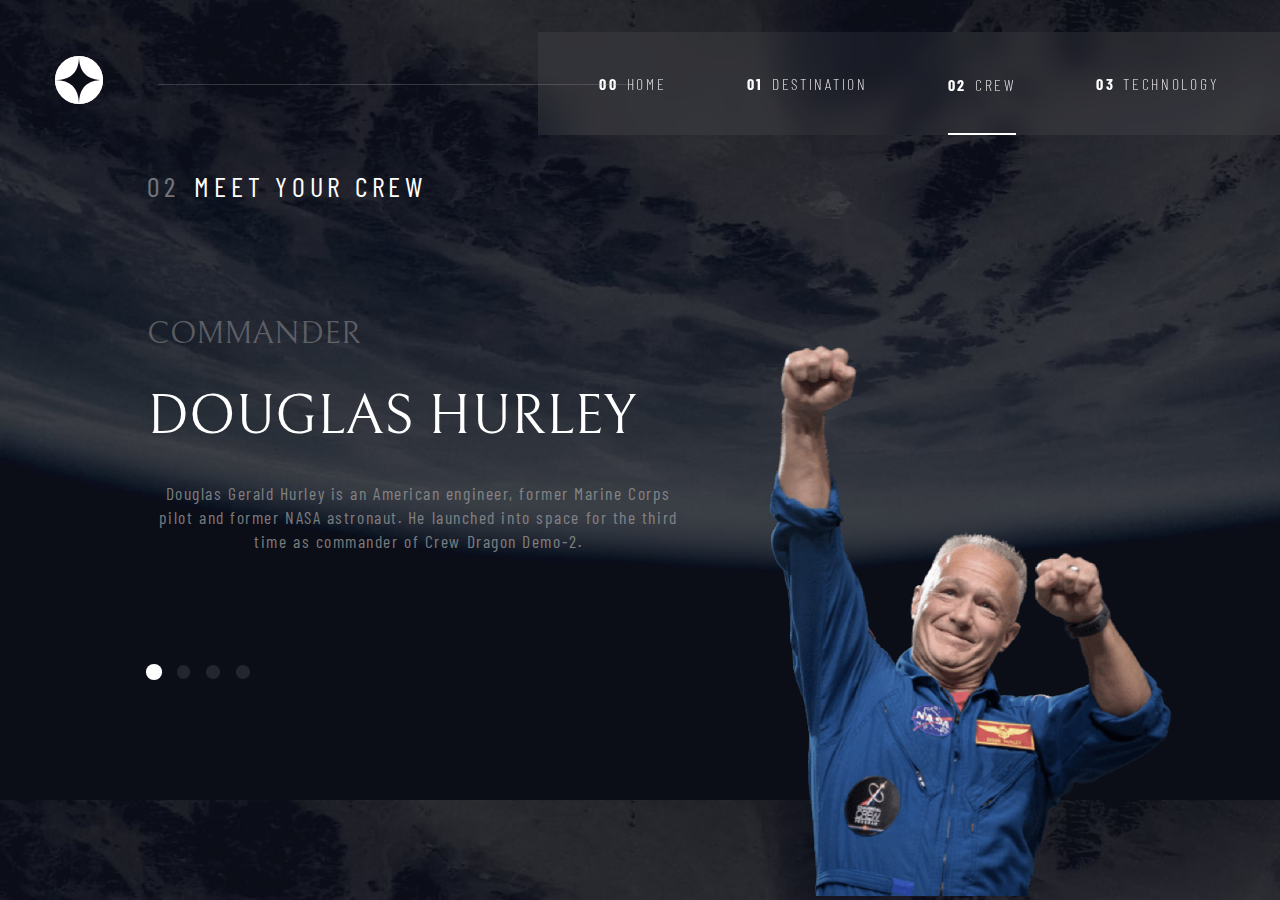
<file: Crew Files/crew-commander.html>
<!DOCTYPE html>
<html lang="en">
<head>
  <meta charset="UTF-8">
  <meta name="viewport" content="width=device-width, initial-scale=1.0">
  <link rel="stylesheet" href="../Shared Files/utilities.css">
  <link rel="stylesheet" href="./localUtilities.css">
  <link rel="icon" type="image/png" sizes="32x32" href="./assets/favicon-32x32.png">
  
  <title>Frontend Mentor | Space tourism website</title>
</head>
<body class="crewBg">
  <header>
    <nav class="flex">
      <div class="logoWrapper">
        <svg xmlns="http://www.w3.org/2000/svg" width="48" height="48">
          <g fill="none" fill-rule="evenodd">
            <circle cx="24" cy="24" r="24" fill="#FFF" />
            <path
              fill="#0B0D17"
              d="M24 0c0 16-8 24-24 24 15.718.114 23.718 8.114 24 24 0-16 8-24 24-24-16 0-24-8-24-24z"
            />
          </g>
        </svg>
      </div>
      <div class="hamMenuWrapper hidden">
        <svg class="HamMenu" xmlns="http://www.w3.org/2000/svg" width="24" height="21"><g fill="#D0D6F9" fill-rule="evenodd"><path d="M0 0h24v3H0zM0 9h24v3H0zM0 18h24v3H0z"/></g></svg>
      </div>
      <div class="headerLine"></div>
      <ul class="flex navItems ">
        <li class="hamburger-close-wrapper hidden">
          <svg class="MenuClose" xmlns="http://www.w3.org/2000/svg" width="20" height="21"><g fill="#D0D6F9" fill-rule="evenodd"><path d="M2.575.954l16.97 16.97-2.12 2.122L.455 3.076z"/><path d="M.454 17.925L17.424.955l2.122 2.12-16.97 16.97z"/></g></svg>
        </li>
        <li class="flex hover">
          <p>00</p>
          <a href="./index.html">Home</a>
        </li>
        <li class="flex hover">
          <p>01</p>
          <a href="../Destination Files/destination-moon.html">Destination</a>
        </li>
        <li class="flex active">
          <p>02</p>
          <a href="../Crew Files/crew-commander.html">Crew</a>
        </li>
        <li class="flex hover">
          <p>03</p>
          <a href="../Tech Files/technology-vehicle.html">Technology</a>
        </li>
      </ul>
    </nav>
  </header>
  <main class="flex"> 
    <section class="TextSliderWrapper flex">
      <div class="childWrapper flex">
        <div class="MeetYourCrewWrapper">
          <h5><span>02</span> Meet your crew</h5>
        </div>
        <div class="mainText flex">
          <h4>Commander</h4>
          <h3>Douglas Hurley</h3>
          <p class="BodyText">Douglas Gerald Hurley is an American engineer, former Marine Corps pilot 
            and former NASA astronaut. He launched into space for the third time as 
            commander of Crew Dragon Demo-2.</p>
        </div>
        <div class="flex SliderWrapper">
          <a class="current" href="./crew-commander.html"></a>
          <a class="aHover" href="./crew-specialist.html"></a>
          <a class="aHover" href="./crew-pilot.html"></a>
          <a class="aHover" href="./crew-engineer.html"></a>
        </div>
      </div>

    </section>
    <section class="imgWrapper">
      <img src="../assets/crew/image-douglas-hurley.png" alt="">
    </section>
  </main>

</body>
<script src="../Shared Files//menu.js"></script>
</html>








<!-- 02 Meet your crew

Commander
Douglas Hurley

Douglas Gerald Hurley is an American engineer, former Marine Corps pilot 
and former NASA astronaut. He launched into space for the third time as 
commander of Crew Dragon Demo-2. -->
</file>
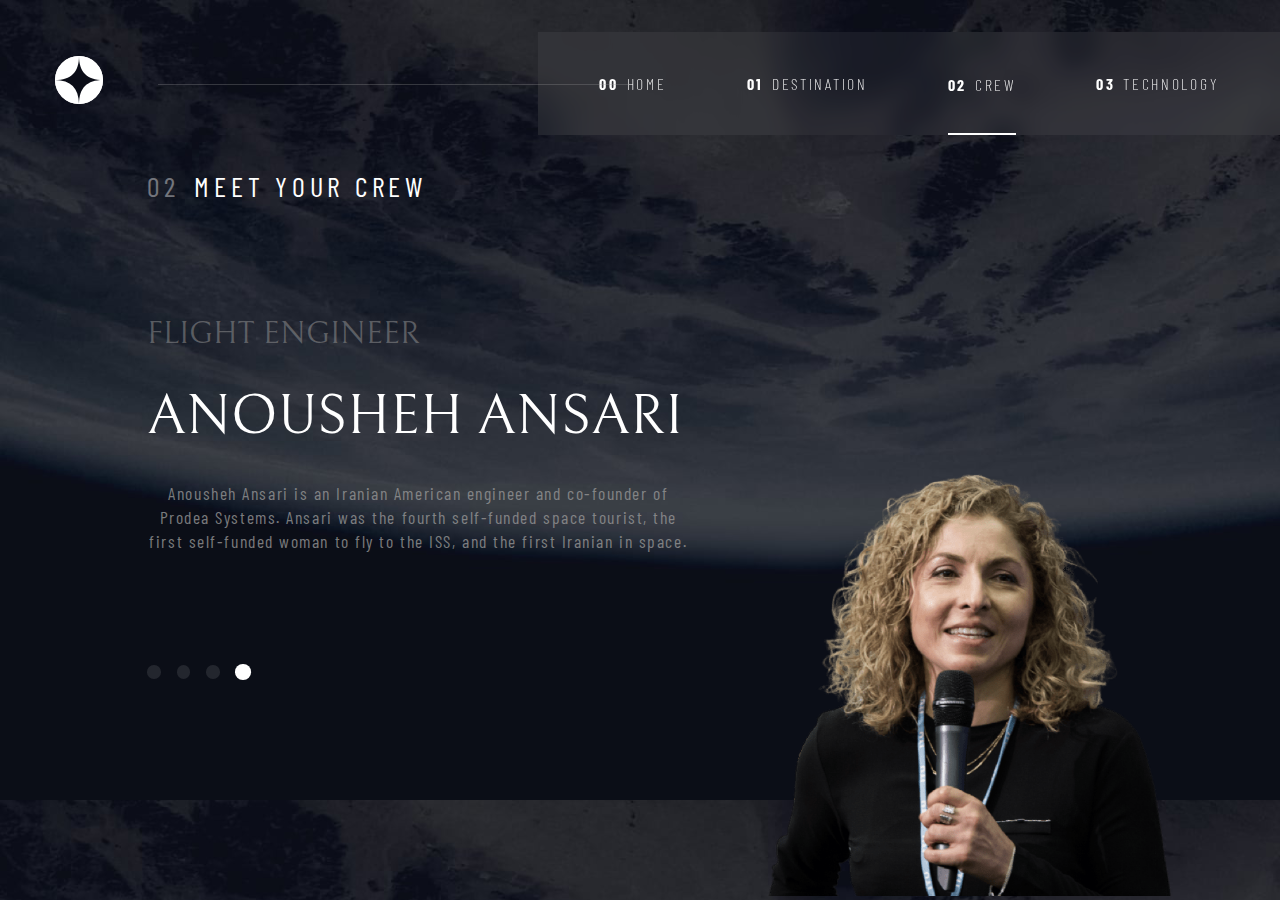
<file: Crew Files/crew-engineer.html>
<!DOCTYPE html>
<html lang="en">
<head>
  <meta charset="UTF-8">
  <meta name="viewport" content="width=device-width, initial-scale=1.0">
  <link rel="stylesheet" href="../Shared Files/utilities.css">
  <link rel="stylesheet" href="./localUtilities.css">
  <link rel="icon" type="image/png" sizes="32x32" href="./assets/favicon-32x32.png">
  
  <title>Frontend Mentor | Space tourism website</title>
</head>
<body class="crewBg">
  <header>
    <nav class="flex">
      <div class="logoWrapper">
        <svg xmlns="http://www.w3.org/2000/svg" width="48" height="48">
          <g fill="none" fill-rule="evenodd">
            <circle cx="24" cy="24" r="24" fill="#FFF" />
            <path
              fill="#0B0D17"
              d="M24 0c0 16-8 24-24 24 15.718.114 23.718 8.114 24 24 0-16 8-24 24-24-16 0-24-8-24-24z"
            />
          </g>
        </svg>
      </div>
      <div class="hamMenuWrapper hidden">
        <svg class="HamMenu" xmlns="http://www.w3.org/2000/svg" width="24" height="21"><g fill="#D0D6F9" fill-rule="evenodd"><path d="M0 0h24v3H0zM0 9h24v3H0zM0 18h24v3H0z"/></g></svg>
      </div>
      <div class="headerLine"></div>
      <ul class="flex navItems ">
        <li class="hamburger-close-wrapper hidden">
          <svg class="MenuClose" xmlns="http://www.w3.org/2000/svg" width="20" height="21"><g fill="#D0D6F9" fill-rule="evenodd"><path d="M2.575.954l16.97 16.97-2.12 2.122L.455 3.076z"/><path d="M.454 17.925L17.424.955l2.122 2.12-16.97 16.97z"/></g></svg>
        </li>
        <li class="flex hover">
          <p>00</p>
          <a href="./index.html">Home</a>
        </li>
        <li class="flex hover">
          <p>01</p>
          <a href="../Destination Files/destination-moon.html">Destination</a>
        </li>
        <li class="flex active">
          <p>02</p>
          <a href="../Crew Files/crew-commander.html">Crew</a>
        </li>
        <li class="flex hover">
          <p>03</p>
          <a href="../Tech Files/technology-vehicle.html">Technology</a>
        </li>
      </ul>
    </nav>
  </header>
  <main class="flex">
    <section class="TextSliderWrapper flex">
      <div class="childWrapper flex">
        <div class="MeetYourCrewWrapper">
          <h5><span>02</span> Meet your crew</h5>
        </div>
        <div class="mainText flex">
          <h4>Flight Engineer</h4>
          <h3>Anousheh Ansari</h3>
          <p class="BodyText">
          Anousheh Ansari is an Iranian American engineer and co-founder of Prodea Systems. 
          Ansari was the fourth self-funded space tourist, the first self-funded woman to 
          fly to the ISS, and the first Iranian in space. </p>
        </div>
        <div class="flex SliderWrapper">
          <a class="aHover" href="./crew-commander.html"></a>
          <a class="aHover" href="./crew-specialist.html"></a>
          <a class="aHover" href="./crew-pilot.html"></a>
          <a class="current" href="./crew-engineer.html"></a>
        </div>
      </div>

    </section>
    <section class="imgWrapper">
      <img src="../assets/crew/image-anousheh-ansari.png" alt="">
    </section>
  </main>

</body>
<script src="../Shared Files/menu.js"></script>
</html>
</file>
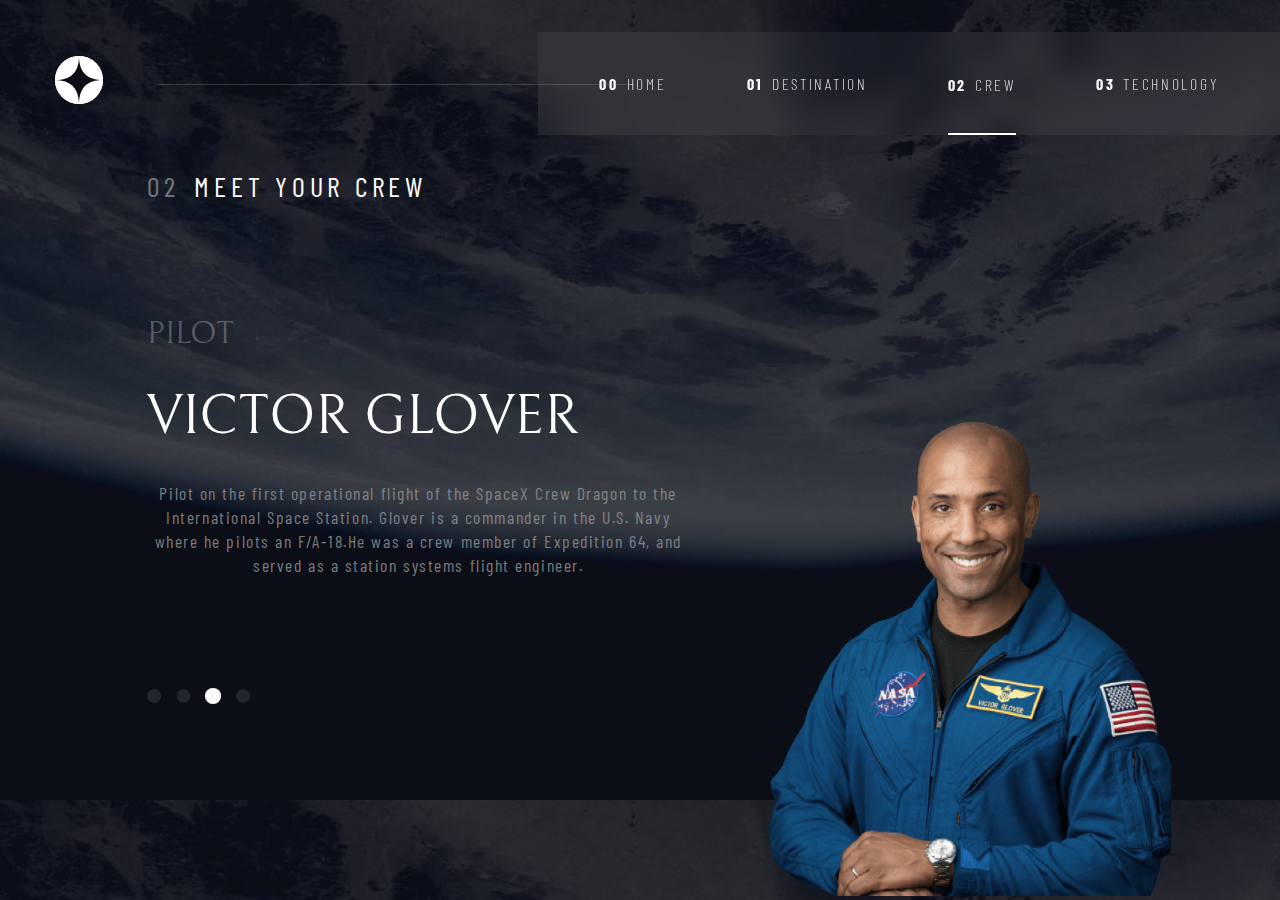
<file: Crew Files/crew-pilot.html>
<!DOCTYPE html>
<html lang="en">
<head>
  <meta charset="UTF-8">
  <meta name="viewport" content="width=device-width, initial-scale=1.0">
  <link rel="stylesheet" href="../Shared Files/utilities.css">
  <link rel="stylesheet" href="./localUtilities.css">
  <link rel="icon" type="image/png" sizes="32x32" href="./assets/favicon-32x32.png">
  
  <title>Frontend Mentor | Space tourism website</title>
</head>
<body class="crewBg">
  <header>
    <nav class="flex">
      <div class="logoWrapper">
        <svg xmlns="http://www.w3.org/2000/svg" width="48" height="48">
          <g fill="none" fill-rule="evenodd">
            <circle cx="24" cy="24" r="24" fill="#FFF" />
            <path
              fill="#0B0D17"
              d="M24 0c0 16-8 24-24 24 15.718.114 23.718 8.114 24 24 0-16 8-24 24-24-16 0-24-8-24-24z"
            />
          </g>
        </svg>
      </div>
      <div class="hamMenuWrapper hidden">
        <svg class="HamMenu" xmlns="http://www.w3.org/2000/svg" width="24" height="21"><g fill="#D0D6F9" fill-rule="evenodd"><path d="M0 0h24v3H0zM0 9h24v3H0zM0 18h24v3H0z"/></g></svg>
      </div>
      <div class="headerLine"></div>
      <ul class="flex navItems ">
        <li class="hamburger-close-wrapper hidden">
          <svg class="MenuClose" xmlns="http://www.w3.org/2000/svg" width="20" height="21"><g fill="#D0D6F9" fill-rule="evenodd"><path d="M2.575.954l16.97 16.97-2.12 2.122L.455 3.076z"/><path d="M.454 17.925L17.424.955l2.122 2.12-16.97 16.97z"/></g></svg>
        </li>
        <li class="flex hover">
          <p>00</p>
          <a href="./index.html">Home</a>
        </li>
        <li class="flex hover">
          <p>01</p>
          <a href="../Destination Files/destination-moon.html">Destination</a>
        </li>
        <li class="flex active">
          <p>02</p>
          <a href="../Crew Files/crew-commander.html">Crew</a>
        </li>
        <li class="flex hover">
          <p>03</p>
          <a href="../Tech Files/technology-vehicle.html">Technology</a>
        </li>
      </ul>
    </nav>
  </header>
  <main class="flex">
    <section class="TextSliderWrapper flex">
      <div class="childWrapper flex">
        <div class="MeetYourCrewWrapper">
          <h5><span>02</span> Meet your crew</h5>
        </div>
        <div class="mainText flex">
          <h4>Pilot</h4>
          <h3>Victor Glover</h3>
          <p class="BodyText">
            Pilot on the first operational flight of the SpaceX Crew Dragon to the 
            International Space Station. Glover is a commander in the U.S. Navy where 
            he pilots an F/A-18.He was a crew member of Expedition 64, and served as a 
            station systems flight engineer.</p>
        </div>
        <div class="flex SliderWrapper">
          <a class="aHover" href="./crew-commander.html"></a>
          <a class="aHover" href="./crew-specialist.html"></a>
          <a class="current" href="./crew-pilot.html"></a>
          <a class="aHover" href="./crew-engineer.html"></a>
        </div>
      </div>

    </section>
    <section class="imgWrapper">
      <img src="../assets/crew/image-victor-glover.png" alt="">
    </section>
  </main>

  <style>
    .imgWrapper img{
      max-width: 32rem;
    }
  </style>
</body>
<script src="../Shared Files/menu.js"></script>
</html>
</file>
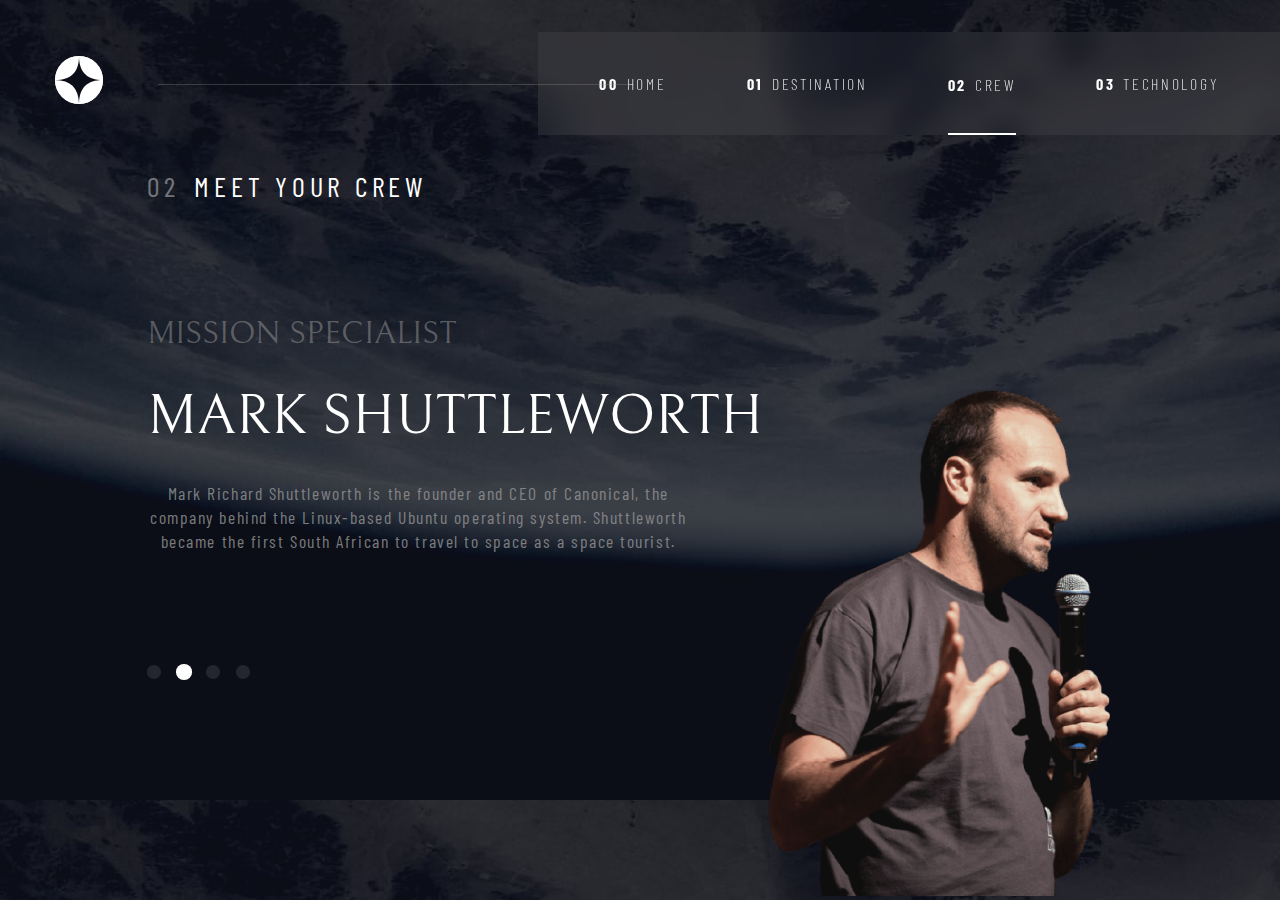
<file: Crew Files/crew-specialist.html>
<!DOCTYPE html>
<html lang="en">
<head>
  <meta charset="UTF-8">
  <meta name="viewport" content="width=device-width, initial-scale=1.0">
  <link rel="stylesheet" href="../Shared Files/utilities.css">
  <link rel="stylesheet" href="./localUtilities.css">
  <link rel="icon" type="image/png" sizes="32x32" href="./assets/favicon-32x32.png">
  
  <title>Frontend Mentor | Space tourism website</title>
</head>
<body class="crewBg">
  <header>
    <nav class="flex">
      <div class="logoWrapper">
        <svg xmlns="http://www.w3.org/2000/svg" width="48" height="48">
          <g fill="none" fill-rule="evenodd">
            <circle cx="24" cy="24" r="24" fill="#FFF" />
            <path
              fill="#0B0D17"
              d="M24 0c0 16-8 24-24 24 15.718.114 23.718 8.114 24 24 0-16 8-24 24-24-16 0-24-8-24-24z"
            />
          </g>
        </svg>
      </div>
      <div class="hamMenuWrapper hidden">
        <svg class="HamMenu" xmlns="http://www.w3.org/2000/svg" width="24" height="21"><g fill="#D0D6F9" fill-rule="evenodd"><path d="M0 0h24v3H0zM0 9h24v3H0zM0 18h24v3H0z"/></g></svg>
      </div>
      <div class="headerLine"></div>
      <ul class="flex navItems ">
        <li class="hamburger-close-wrapper hidden">
          <svg class="MenuClose" xmlns="http://www.w3.org/2000/svg" width="20" height="21"><g fill="#D0D6F9" fill-rule="evenodd"><path d="M2.575.954l16.97 16.97-2.12 2.122L.455 3.076z"/><path d="M.454 17.925L17.424.955l2.122 2.12-16.97 16.97z"/></g></svg>
        </li>
        <li class="flex hover">
          <p>00</p>
          <a href="./index.html">Home</a>
        </li>
        <li class="flex hover">
          <p>01</p>
          <a href="../Destination Files/destination-moon.html">Destination</a>
        </li>
        <li class="flex active">
          <p>02</p>
          <a href="../Crew Files/crew-commander.html">Crew</a>
        </li>
        <li class="flex hover">
          <p>03</p>
          <a href="../Tech Files/technology-vehicle.html">Technology</a>
        </li>
      </ul>
    </nav>
  </header>
  <main class="flex">
    <section class="TextSliderWrapper flex">
      <div class="childWrapper flex">
        <div class="MeetYourCrewWrapper">
          <h5><span>02</span> Meet your crew</h5>
        </div>
        <div class="mainText flex">
          <h4> Mission Specialist</h4>
          <h3>Mark Shuttleworth</h3>
          <p class="BodyText" >Mark Richard Shuttleworth is the founder and CEO of Canonical, the company behind 
            the Linux-based Ubuntu operating system. Shuttleworth became the first South 
            African to travel to space as a space tourist.</p>
        </div>
        <div class="flex SliderWrapper">
          <a class="aHover" href="./crew-commander.html"></a>
          <a class="current" href="./crew-specialist.html"></a>
          <a class="aHover" href="./crew-pilot.html"></a>
          <a class="aHover" href="./crew-engineer.html"></a>
        </div>
      </div>

    </section>
    <section class="imgWrapper">
      <img src="../assets/crew/image-mark-shuttleworth.png" alt="">
    </section>
  </main>
  <style>
    @media screen and (width<=600px) {
      h3{
      font-size: max(4vh, 2.5rem);
    }
    }
  </style>
</body>
<script src="../Shared Files/menu.js"></script>
</html>
</file>
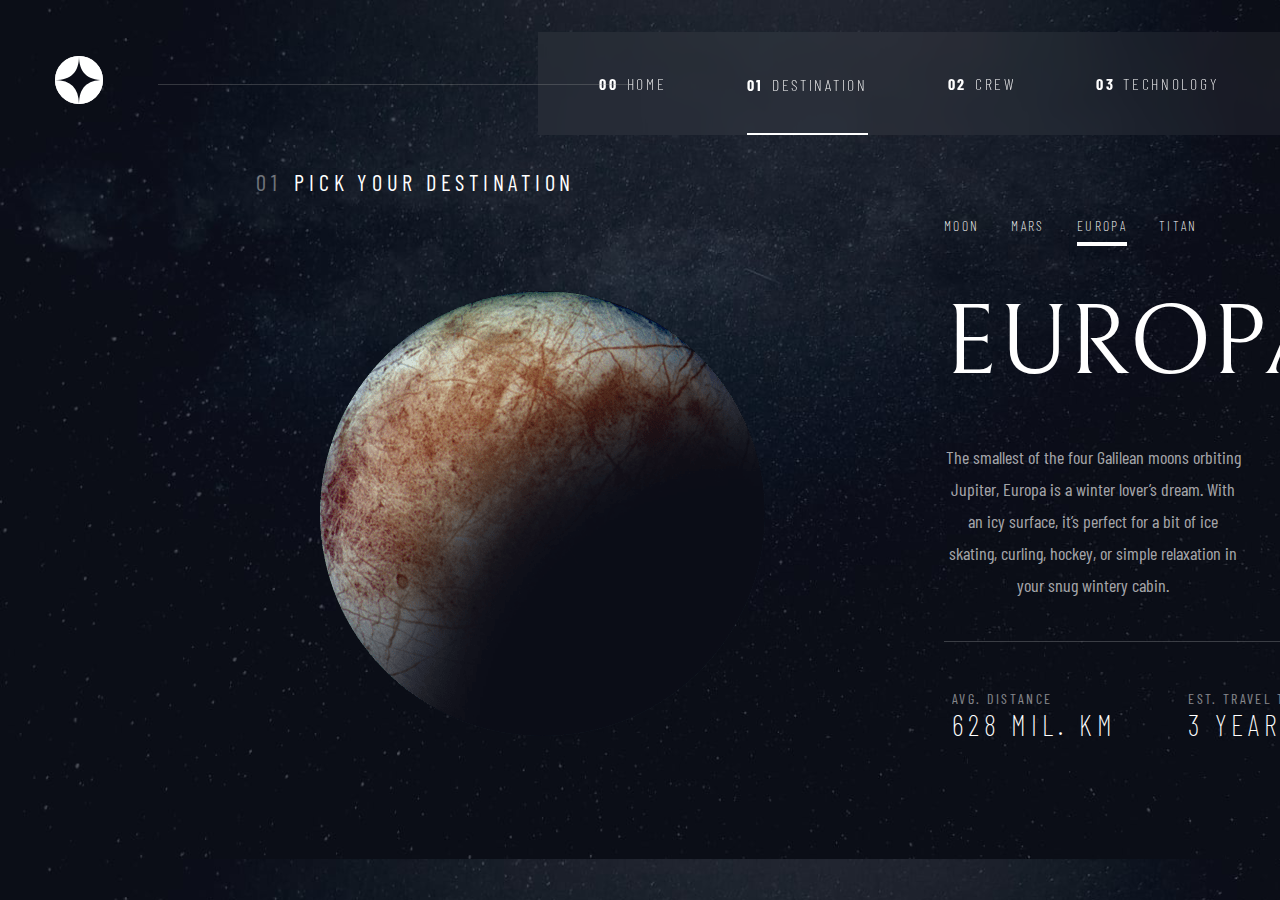
<file: Destination Files/destination-europa.html>
<!DOCTYPE html>
<html lang="en">
<head>
  <meta charset="UTF-8">
  <meta name="viewport" content="width=device-width, initial-scale=1.0">
  <link rel="stylesheet" href="../Shared Files/utilities.css" />
  <link rel="stylesheet" href="./localUtilities.css" />
  <link rel="icon" type="image/png" sizes="32x32" href="./assets/favicon-32x32.png">
  
  <title>Frontend Mentor | Space tourism website</title>
</head>
<body class="destination-bg">
  <header>
    <nav class="flex">
      <div class="logoWrapper">
        <svg xmlns="http://www.w3.org/2000/svg" width="48" height="48">
          <g fill="none" fill-rule="evenodd">
            <circle cx="24" cy="24" r="24" fill="#FFF" />
            <path
              fill="#0B0D17"
              d="M24 0c0 16-8 24-24 24 15.718.114 23.718 8.114 24 24 0-16 8-24 24-24-16 0-24-8-24-24z"
            />
          </g>
        </svg>
      </div>
      <div class="hamMenuWrapper hidden">
        <svg class="HamMenu" xmlns="http://www.w3.org/2000/svg" width="24" height="21"><g fill="#D0D6F9" fill-rule="evenodd"><path d="M0 0h24v3H0zM0 9h24v3H0zM0 18h24v3H0z"/></g></svg>
      </div>
      <div class="headerLine"></div>
      <ul class="flex navItems ">
        <li class="hamburger-close-wrapper hidden">
          <svg class="MenuClose" xmlns="http://www.w3.org/2000/svg" width="20" height="21"><g fill="#D0D6F9" fill-rule="evenodd"><path d="M2.575.954l16.97 16.97-2.12 2.122L.455 3.076z"/><path d="M.454 17.925L17.424.955l2.122 2.12-16.97 16.97z"/></g></svg>
        </li>
        <li class="flex hover">
          <p>00</p>
          <a href="../Index Files/index.html">Home</a>
        </li>
        <li class="flex active">
          <p>01</p>
          <a href="../Destination Files/destination-moon.html">Destination</a>
        </li>
        <li class="flex hover">
          <p>02</p>
          <a href="../Crew Files/crew-commander.html">Crew</a>
        </li>
        <li class="flex hover">
          <p>03</p>
          <a href="../Tech Files/technology-vehicle.html">Technology</a>
        </li>
      </ul>
    </nav>
  </header>
  <main class="flex">
    <section>
      <div class="PickYourDestWrapper">
        <h5><span>01</span> Pick your destination</h5>
      </div>
      <div class="PlanetWrapper">
        <img src="../assets/destination/image-europa.png" alt="Moon Image">
      </div>
    </section>
    <section class="textContainer flex">
      <ul class="flex PlanetsMenu subH2">
        <li class="hover"><a href="./destination-moon.html">Moon</a></li>
        <li class="hover"><a href="./destination-mars.html">Mars</a></li>
        <li class="active"><a href="./destination-europa.html">Europa</a></li>
        <li class="hover"><a href="./destination-titan.html">Titan</a></li>
      </ul>
      <h2>europa</h2>
      <p class="BodyText">
        The smallest of the four Galilean moons orbiting Jupiter, Europa is a 
        winter lover’s dream. With an icy surface, it’s perfect for a bit of 
        ice skating, curling, hockey, or simple relaxation in your snug 
        wintery cabin.</p>
        <div class="MenuLine"></div>
        <div class="distanceTimeWrapper flex">
          <div class="distance">
            <p class="subH2">Avg. distance</p>
            <h5>628 mil. km</h5>
          </div>
          <div class="time">
            <p class="subH2">Est. travel time</p>
            <h5>3 years</h5>
          </div>
        </div>
    </section>
  </main>
</body>
<script src="../Shared Files/menu.js"></script>
</html>
</file>
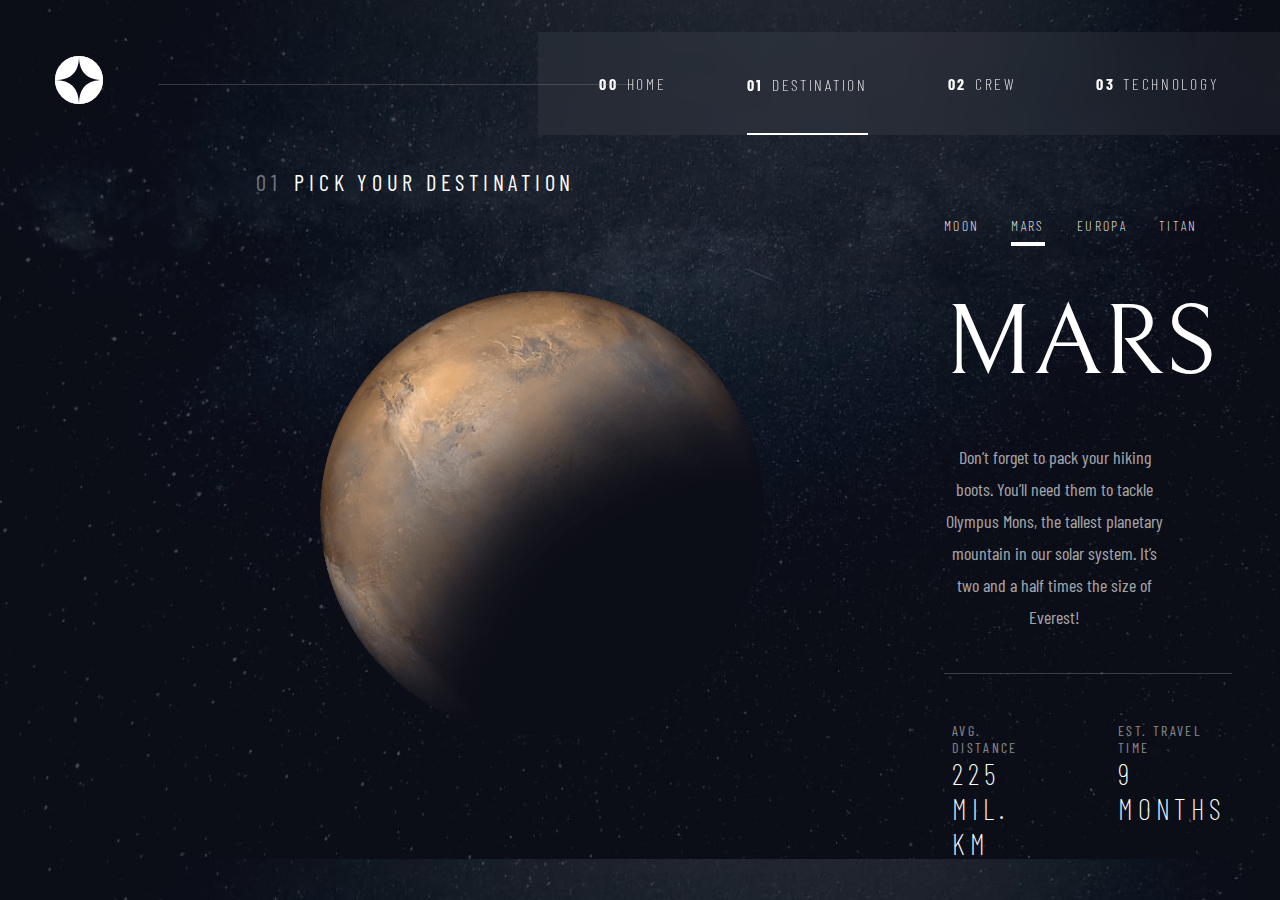
<file: Destination Files/destination-mars.html>
<!DOCTYPE html>
<html lang="en">
<head>
  <meta charset="UTF-8">
  <meta name="viewport" content="width=device-width, initial-scale=1.0">
  <link rel="stylesheet" href="../Shared Files/utilities.css" />
  <link rel="stylesheet" href="./localUtilities.css" />
  <link rel="icon" type="image/png" sizes="32x32" href="./assets/favicon-32x32.png">
  
  <title>Frontend Mentor | Space tourism website</title>
</head>
<body class="destination-bg">
  <header>
    <nav class="flex">
      <div class="logoWrapper">
        <svg xmlns="http://www.w3.org/2000/svg" width="48" height="48">
          <g fill="none" fill-rule="evenodd">
            <circle cx="24" cy="24" r="24" fill="#FFF" />
            <path
              fill="#0B0D17"
              d="M24 0c0 16-8 24-24 24 15.718.114 23.718 8.114 24 24 0-16 8-24 24-24-16 0-24-8-24-24z"
            />
          </g>
        </svg>
      </div>
      <div class="hamMenuWrapper hidden">
        <svg class="HamMenu" xmlns="http://www.w3.org/2000/svg" width="24" height="21"><g fill="#D0D6F9" fill-rule="evenodd"><path d="M0 0h24v3H0zM0 9h24v3H0zM0 18h24v3H0z"/></g></svg>
      </div>
      <div class="headerLine"></div>
      <ul class="flex navItems ">
        <li class="hamburger-close-wrapper hidden">
          <svg class="MenuClose" xmlns="http://www.w3.org/2000/svg" width="20" height="21"><g fill="#D0D6F9" fill-rule="evenodd"><path d="M2.575.954l16.97 16.97-2.12 2.122L.455 3.076z"/><path d="M.454 17.925L17.424.955l2.122 2.12-16.97 16.97z"/></g></svg>
        </li>
        <li class="flex hover">
          <p>00</p>
          <a href="../Index Files/index.html">Home</a>
        </li>
        <li class="flex active">
          <p>01</p>
          <a href="../Destination Files/destination-moon.html">Destination</a>
        </li>
        <li class="flex hover">
          <p>02</p>
          <a href="../Crew Files/crew-commander.html">Crew</a>
        </li>
        <li class="flex hover">
          <p>03</p>
          <a href="../Tech Files/technology-vehicle.html">Technology</a>
        </li>
      </ul>
    </nav>
  </header>
  <main class="flex">
    <section>
      <div class="PickYourDestWrapper">
        <h5><span>01</span> Pick your destination</h5>
      </div>
      <div class="PlanetWrapper">
        <img src="../assets/destination/image-mars.png" alt="Moon Image">
      </div>
    </section>
    <section class="textContainer flex">
      <ul class="flex PlanetsMenu subH2">
        <li class="hover"><a href="./destination-moon.html">Moon</a></li>
        <li class="active"><a href="./destination-mars.html">Mars</a></li>
        <li class="hover"><a href="./destination-europa.html">Europa</a></li>
        <li class="hover"><a href="./destination-titan.html">Titan</a></li>
      </ul>
      <h2>Mars</h2>
      <p class="BodyText">
        Don’t forget to pack your hiking boots. You’ll need them to tackle Olympus Mons, 
        the tallest planetary mountain in our solar system. It’s two and a half times 
        the size of Everest!</p>
        <div class="MenuLine"></div>
        <div class="distanceTimeWrapper flex">
          <div class="distance">
            <p class="subH2">Avg. distance</p>
            <h5>225 mil. km</h5>
          </div>
          <div class="time">
            <p class="subH2">Est. travel time</p>
            <h5>9 months</h5>
          </div>
        </div>
    </section>
  </main>

  
</body>
<script src="../Shared Files/menu.js"></script>
</html>
</file>
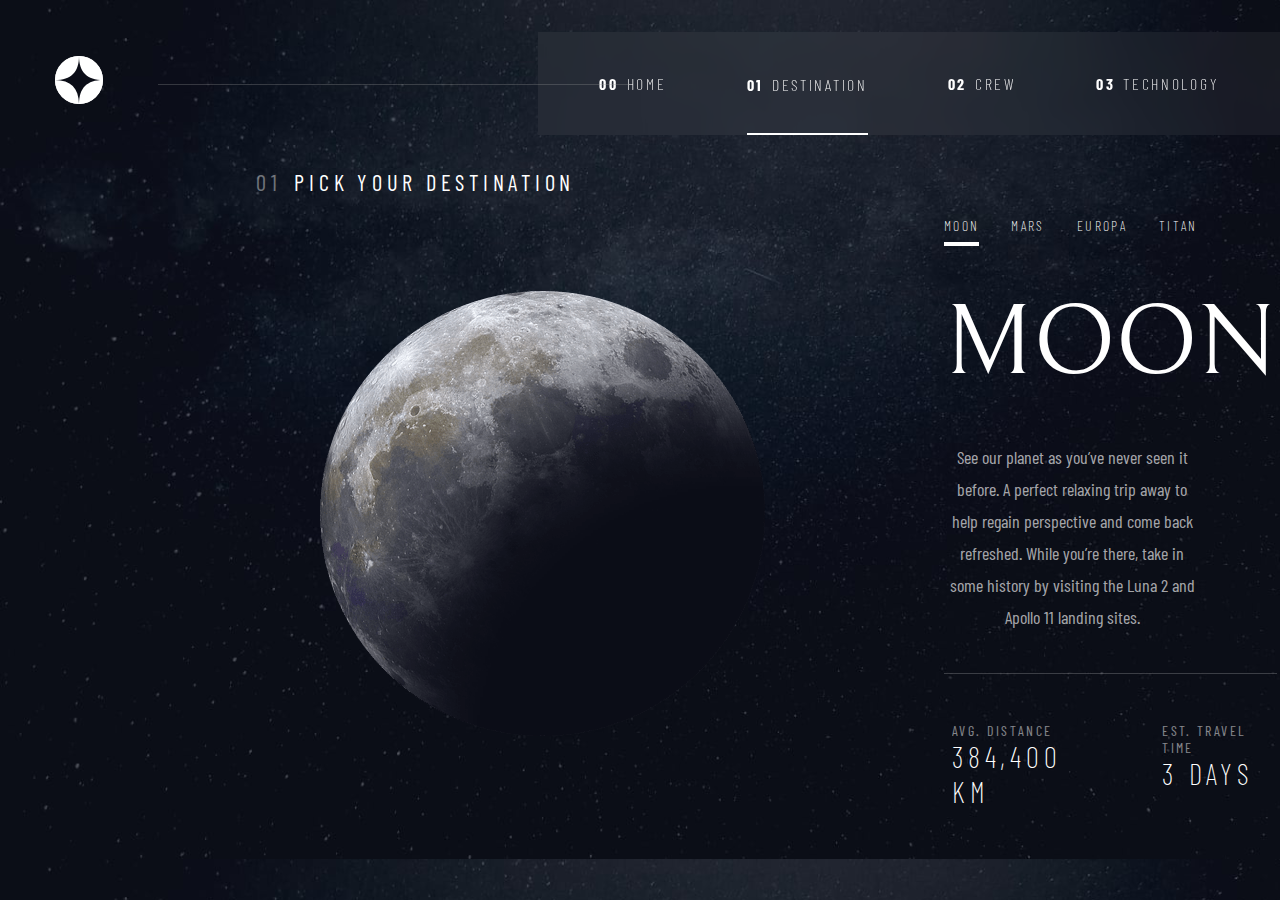
<file: Destination Files/destination-moon.html>
<!DOCTYPE html>
<html lang="en">
<head>
  <meta charset="UTF-8">
  <meta name="viewport" content="width=device-width, initial-scale=1.0">
  <link rel="stylesheet" href="../Shared Files/utilities.css" />
  <link rel="stylesheet" href="./localUtilities.css" />
  <link rel="icon" type="image/png" sizes="32x32" href="./assets/favicon-32x32.png">
  
  <title>Frontend Mentor | Space tourism website</title>
</head>
<body class="destination-bg">
  <header>
    <nav class="flex">
      <div class="logoWrapper">
        <svg xmlns="http://www.w3.org/2000/svg" width="48" height="48">
          <g fill="none" fill-rule="evenodd">
            <circle cx="24" cy="24" r="24" fill="#FFF" />
            <path
              fill="#0B0D17"
              d="M24 0c0 16-8 24-24 24 15.718.114 23.718 8.114 24 24 0-16 8-24 24-24-16 0-24-8-24-24z"
            />
          </g>
        </svg>
      </div>
      <div class="hamMenuWrapper hidden">
        <svg class="HamMenu" xmlns="http://www.w3.org/2000/svg" width="24" height="21"><g fill="#D0D6F9" fill-rule="evenodd"><path d="M0 0h24v3H0zM0 9h24v3H0zM0 18h24v3H0z"/></g></svg>
      </div>
      <div class="headerLine"></div>
      <ul class="flex navItems ">
        <li class="hamburger-close-wrapper hidden">
          <svg class="MenuClose" xmlns="http://www.w3.org/2000/svg" width="20" height="21"><g fill="#D0D6F9" fill-rule="evenodd"><path d="M2.575.954l16.97 16.97-2.12 2.122L.455 3.076z"/><path d="M.454 17.925L17.424.955l2.122 2.12-16.97 16.97z"/></g></svg>
        </li>
        <li class="flex hover">
          <p>00</p>
          <a href="../Index Files/index.html">Home</a>
        </li>
        <li class="flex active"> 
          <p>01</p>
          <a href="../Destination Files/destination-moon.html">Destination</a>
        </li>
        <li class="flex hover">
          <p>02</p>
          <a href="../Crew Files/crew-commander.html">Crew</a>
        </li>
        <li class="flex hover">
          <p>03</p>
          <a href="../Tech Files/technology-vehicle.html">Technology</a>
        </li>
      </ul>
    </nav>
  </header>
  <main class="flex">
    <section>
      <div class="PickYourDestWrapper">
        <h5><span>01</span> Pick your destination</h5>
      </div>
      <div class="PlanetWrapper">
        <img src="../assets/destination/image-moon.png" alt="Moon Image">
      </div>
    </section>
    <section class="textContainer flex">
      <ul class="flex PlanetsMenu subH2">
        <li class="active"><a href="./destination-moon.html">Moon</a></li>
        <li class="hover"><a href="./destination-mars.html">Mars</a></li>
        <li class="hover"><a href="./destination-europa.html">Europa</a></li>
        <li class="hover"><a href="./destination-titan.html">Titan</a></li>
      </ul>
      <h2>Moon</h2>
      <p class="BodyText">
        See our planet as you’ve never seen it before. A perfect relaxing trip away to help 
        regain perspective and come back refreshed. While you’re there, take in some history 
        by visiting the Luna 2 and Apollo 11 landing sites.</p>
        <div class="MenuLine"></div>
        <div class="distanceTimeWrapper flex">
          <div class="distance">
            <p class="subH2">Avg. distance</p>
            <h5>384,400 km</h5>
          </div>
          <div class="time">
            <p class="subH2">Est. travel time</p>
            <h5>3 Days</h5>
          </div>
        </div>
    </section>
  </main>

  
</body>
<script src="../Shared Files/menu.js"></script>
</html>












<!-- *DUMP -->
<!-- 01 Pick your destination



  Avg. distance
  384,400 km

  Est. travel time
  3 days -->
</file>
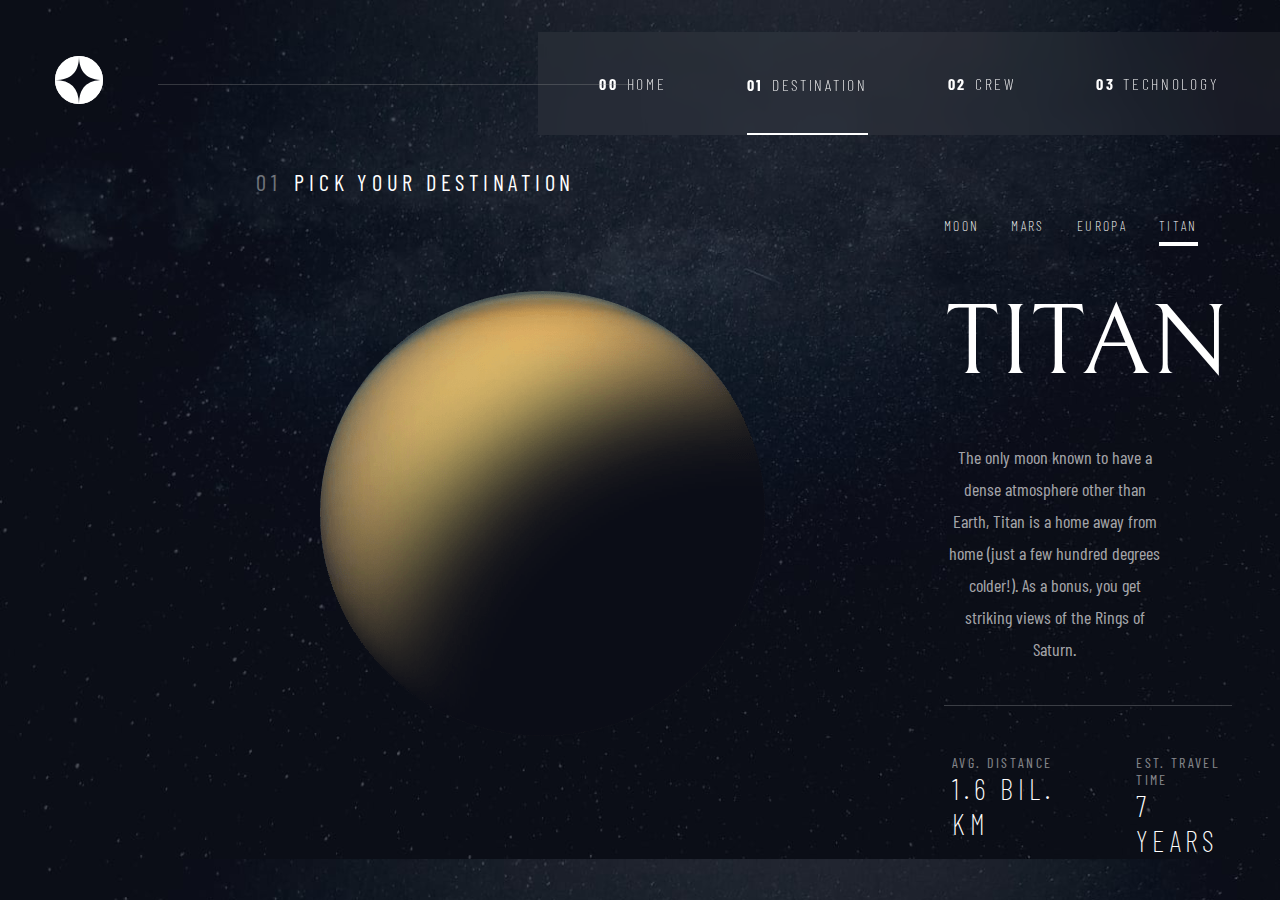
<file: Destination Files/destination-titan.html>
<!DOCTYPE html>
<html lang="en">
<head>
  <meta charset="UTF-8">
  <meta name="viewport" content="width=device-width, initial-scale=1.0">
  <link rel="stylesheet" href="../Shared Files/utilities.css" />
  <link rel="stylesheet" href="./localUtilities.css" />
  <link rel="icon" type="image/png" sizes="32x32" href="./assets/favicon-32x32.png">
  
  <title>Frontend Mentor | Space tourism website</title>
</head>
<body class="destination-bg">
  <header>
    <nav class="flex">
      <div class="logoWrapper">
        <svg xmlns="http://www.w3.org/2000/svg" width="48" height="48">
          <g fill="none" fill-rule="evenodd">
            <circle cx="24" cy="24" r="24" fill="#FFF" />
            <path
              fill="#0B0D17"
              d="M24 0c0 16-8 24-24 24 15.718.114 23.718 8.114 24 24 0-16 8-24 24-24-16 0-24-8-24-24z"
            />
          </g>
        </svg>
      </div>
      <div class="hamMenuWrapper hidden">
        <svg class="HamMenu" xmlns="http://www.w3.org/2000/svg" width="24" height="21"><g fill="#D0D6F9" fill-rule="evenodd"><path d="M0 0h24v3H0zM0 9h24v3H0zM0 18h24v3H0z"/></g></svg>
      </div>
      <div class="headerLine"></div>
      <ul class="flex navItems ">
        <li class="hamburger-close-wrapper hidden">
          <svg class="MenuClose" xmlns="http://www.w3.org/2000/svg" width="20" height="21"><g fill="#D0D6F9" fill-rule="evenodd"><path d="M2.575.954l16.97 16.97-2.12 2.122L.455 3.076z"/><path d="M.454 17.925L17.424.955l2.122 2.12-16.97 16.97z"/></g></svg>
        </li>
        <li class="flex hover">
          <p>00</p>
          <a href="../Index Files/index.html">Home</a>
        </li>
        <li class="flex active">
          <p>01</p>
          <a href="../Destination Files/destination-moon.html">Destination</a>
        </li>
        <li class="flex hover">
          <p>02</p>
          <a href="../Crew Files/crew-commander.html">Crew</a>
        </li>
        <li class="flex hover">
          <p>03</p>
          <a href="../Tech Files/technology-vehicle.html">Technology</a>
        </li>
      </ul>
    </nav>
  </header>
  <main class="flex">
    <section>
      <div class="PickYourDestWrapper">
        <h5><span>01</span> Pick your destination</h5>
      </div>
      <div class="PlanetWrapper">
        <img src="../assets/destination/image-titan.png" alt="Moon Image">
      </div>
    </section>
    <section class="textContainer flex">
      <ul class="flex PlanetsMenu subH2">
        <li class="hover"><a href="./destination-moon.html">Moon</a></li>
        <li class="hover"><a href="./destination-mars.html">Mars</a></li>
        <li class="hover"><a href="./destination-europa.html">Europa</a></li>
        <li class="active"><a href="./destination-titan.html">Titan</a></li>
      </ul>
      <h2>titan</h2>
      <p class="BodyText">
        The only moon known to have a dense atmosphere other than Earth, Titan 
        is a home away from home (just a few hundred degrees colder!). As a 
        bonus, you get striking views of the Rings of Saturn.</p>
        <div class="MenuLine"></div>
        <div class="distanceTimeWrapper flex">
          <div class="distance">
            <p class="subH2">Avg. distance</p>
            <h5>1.6 bil. km</h5>
          </div>
          <div class="time">
            <p class="subH2">Est. travel time</p>
            <h5>7 years</h5>
          </div>
        </div>
    </section>
  </main>

  
</body>
<script src="../Shared Files/menu.js"></script>
</html>
















<!-- The only moon known to have a dense atmosphere other than Earth, Titan 
is a home away from home (just a few hundred degrees colder!). As a 
bonus, you get striking views of the Rings of Saturn.

 -->
</file>
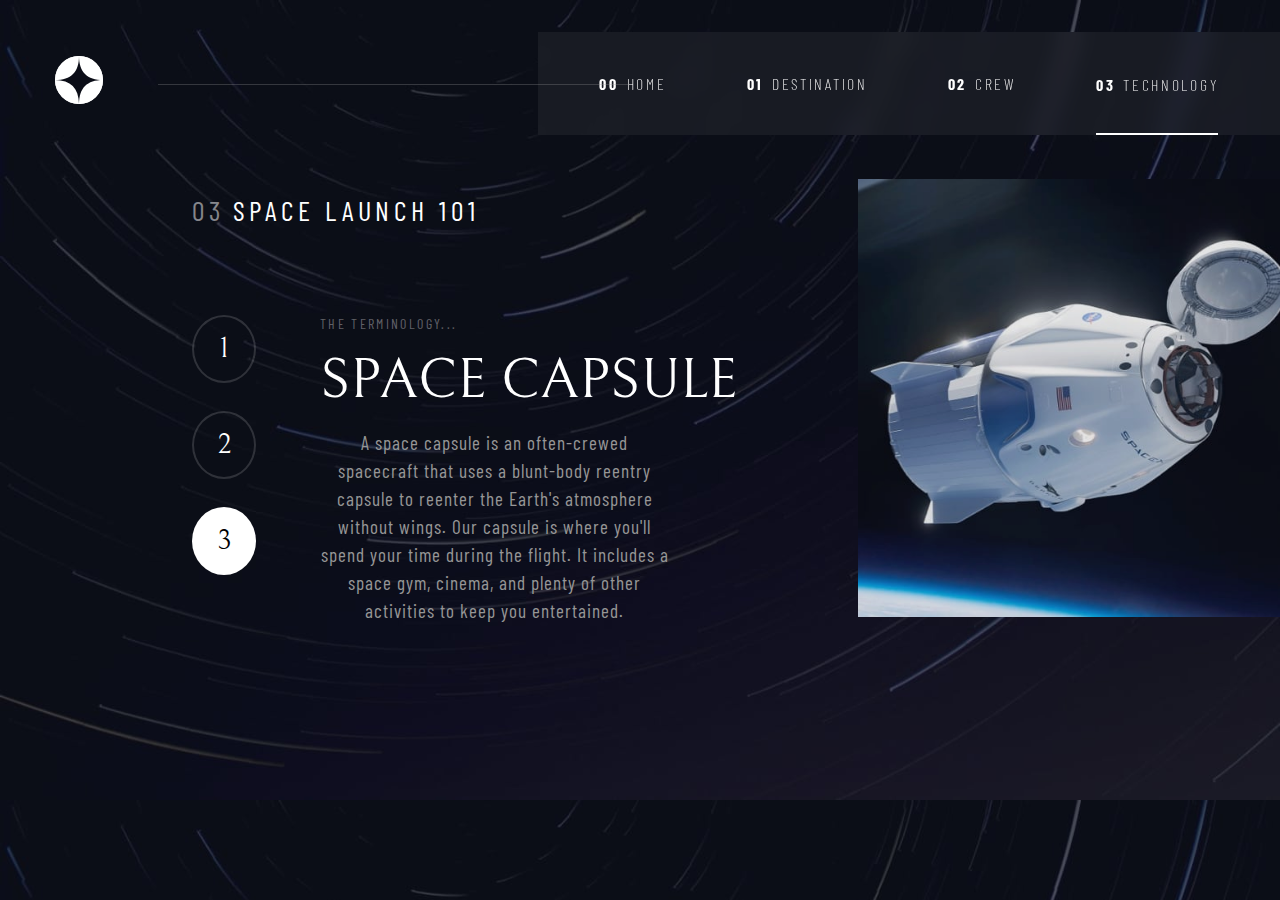
<file: Tech Files/technology-capsule.html>
<!DOCTYPE html>
<html lang="en">
<head>
  <meta charset="UTF-8">
  <meta name="viewport" content="width=device-width, initial-scale=1.0">
  <link rel="stylesheet" href="../Shared Files/utilities.css">
  <link rel="stylesheet" href="./localUtilities.css">
  <link rel="icon" type="image/png" sizes="32x32" href="./assets/favicon-32x32.png">
  
  <title>Frontend Mentor | Space tourism website</title>
</head>
<body class="TechBg">

  <header>
    <nav class="flex">
      <div class="logoWrapper">
        <svg xmlns="http://www.w3.org/2000/svg" width="48" height="48">
          <g fill="none" fill-rule="evenodd">
            <circle cx="24" cy="24" r="24" fill="#FFF" />
            <path
              fill="#0B0D17"
              d="M24 0c0 16-8 24-24 24 15.718.114 23.718 8.114 24 24 0-16 8-24 24-24-16 0-24-8-24-24z"
            />
          </g>
        </svg>
      </div>
      <div class="hamMenuWrapper hidden">
        <svg class="HamMenu" xmlns="http://www.w3.org/2000/svg" width="24" height="21"><g fill="#D0D6F9" fill-rule="evenodd"><path d="M0 0h24v3H0zM0 9h24v3H0zM0 18h24v3H0z"/></g></svg>
      </div>
      <div class="headerLine"></div>
      <ul class="flex navItems ">
        <li class="hamburger-close-wrapper hidden">
          <svg class="MenuClose" xmlns="http://www.w3.org/2000/svg" width="20" height="21"><g fill="#D0D6F9" fill-rule="evenodd"><path d="M2.575.954l16.97 16.97-2.12 2.122L.455 3.076z"/><path d="M.454 17.925L17.424.955l2.122 2.12-16.97 16.97z"/></g></svg>
        </li>
        <li class="flex hover">
          <p>00</p>
          <a href="../Index Files/index.html">Home</a>
        </li>
        <li class="flex hover">
          <p>01</p>
          <a href="../Destination Files/destination-moon.html">Destination</a>
        </li>
        <li class="flex hover">
          <p>02</p>
          <a href="../Crew Files/crew-commander.html">Crew</a>
        </li>
        <li class="flex active">
          <p>03</p>
          <a href="../Tech Files/technology-vehicle.html">Technology</a>
        </li>
      </ul>
    </nav>
  </header>
  <main>
    <div class="HeadingWrapper">
      <h5><span>03</span>Space launch 101</h5>
    </div>
    <section class="flex ImgTextWrapper">
      <section class="flex textWrapper">
        <div class="flex RoundNums">
          <a href="./technology-vehicle.html" class="BorderEffect subH1"><p>1</p></a>
          <a href="./technology-spaceport.html" class="BorderEffect subH1"><p>2</p></a>
          <a href="./technology-capsule.html" class="WhiteEffect subH1"><p>3</p></a>
        </div>
        <article class="flex textContainer">
          <p class="subH2">The terminology...</p>
          <h3>space capsule</h3>
          <p class="BodyText">A space capsule is an often-crewed spacecraft that uses a blunt-body reentry 
            capsule to reenter the Earth's atmosphere without wings. Our capsule is where 
            you'll spend your time during the flight. It includes a space gym, cinema, 
            and plenty of other activities to keep you entertained.</p>
        </article>
      </section>
      <section class="flex imgWrapper">
        <img src="../assets/technology/image-space-capsule-portrait.jpg" alt="" style="filter: brightness(0.9)" >
        <img class="hidden" src="../assets/technology/image-space-capsule-landscape.jpg" alt="" style="filter: brightness(0.9)" >
      </section>
    </section>
    
  </main>
</body>
<script src="../Shared Files/menu.js"></script>
</html>
</file>
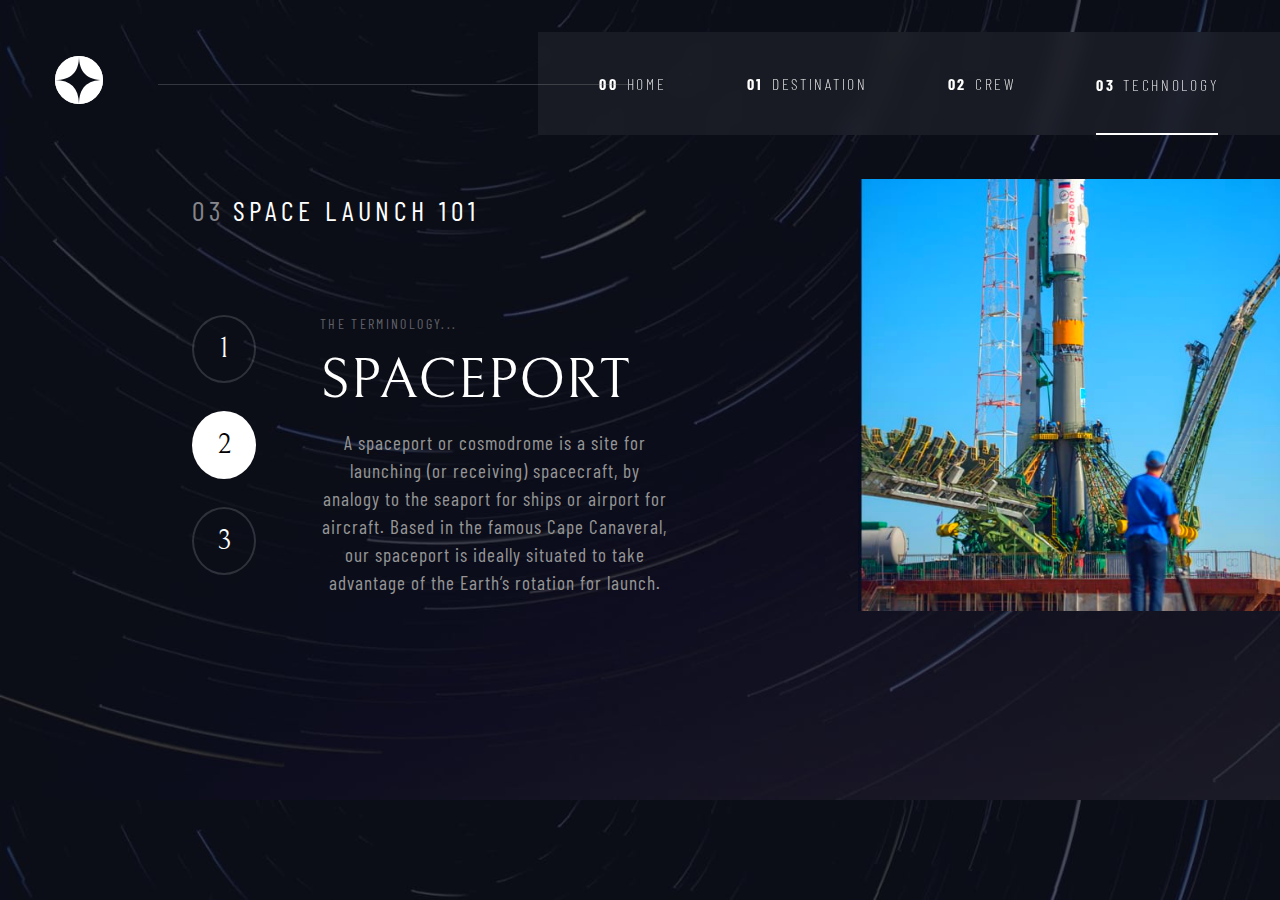
<file: Tech Files/technology-spaceport.html>
<!DOCTYPE html>
<html lang="en">
<head>
  <meta charset="UTF-8">
  <meta name="viewport" content="width=device-width, initial-scale=1.0">
  <link rel="stylesheet" href="../Shared Files/utilities.css">
  <link rel="stylesheet" href="./localUtilities.css">
  <link rel="icon" type="image/png" sizes="32x32" href="./assets/favicon-32x32.png">
  
  <title>Frontend Mentor | Space tourism website</title>
</head>
<body class="TechBg">

  <header>
    <nav class="flex">
      <div class="logoWrapper">
        <svg xmlns="http://www.w3.org/2000/svg" width="48" height="48">
          <g fill="none" fill-rule="evenodd">
            <circle cx="24" cy="24" r="24" fill="#FFF" />
            <path
              fill="#0B0D17"
              d="M24 0c0 16-8 24-24 24 15.718.114 23.718 8.114 24 24 0-16 8-24 24-24-16 0-24-8-24-24z"
            />
          </g>
        </svg>
      </div>
      <div class="hamMenuWrapper hidden">
        <svg class="HamMenu" xmlns="http://www.w3.org/2000/svg" width="24" height="21"><g fill="#D0D6F9" fill-rule="evenodd"><path d="M0 0h24v3H0zM0 9h24v3H0zM0 18h24v3H0z"/></g></svg>
      </div>
      <div class="headerLine"></div>
      <ul class="flex navItems ">
        <li class="hamburger-close-wrapper hidden">
          <svg class="MenuClose" xmlns="http://www.w3.org/2000/svg" width="20" height="21"><g fill="#D0D6F9" fill-rule="evenodd"><path d="M2.575.954l16.97 16.97-2.12 2.122L.455 3.076z"/><path d="M.454 17.925L17.424.955l2.122 2.12-16.97 16.97z"/></g></svg>
        </li>
        <li class="flex hover">
          <p>00</p>
          <a href="../Index Files/index.html">Home</a>
        </li>
        <li class="flex hover">
          <p>01</p>
          <a href="../Destination Files/destination-moon.html">Destination</a>
        </li>
        <li class="flex hover">
          <p>02</p>
          <a href="../Crew Files/crew-commander.html">Crew</a>
        </li>
        <li class="flex active">
          <p>03</p>
          <a href="../Tech Files/technology-vehicle.html">Technology</a>
        </li>
      </ul>
    </nav>
  </header>
  <main>
    <div class="HeadingWrapper">
      <h5><span>03</span>Space launch 101</h5>
    </div>
    <section class="flex ImgTextWrapper">
      <section class="flex textWrapper">
        <div class="flex RoundNums">
          <a href="./technology-vehicle.html" class="BorderEffect subH1"><p>1</p></a>
          <a href="./technology-spaceport.html" class="WhiteEffect subH1"><p>2</p></a>
          <a href="./technology-capsule.html" class="BorderEffect subH1"><p>3</p></a>
        </div>
        <article class="flex textContainer">
          <p class="subH2">The terminology...</p>
          <h3>Spaceport</h3>
          <p class="BodyText">A spaceport or cosmodrome is a site for launching (or receiving) spacecraft, 
            by analogy to the seaport for ships or airport for aircraft. Based in the 
            famous Cape Canaveral, our spaceport is ideally situated to take advantage 
            of the Earth’s rotation for launch. </p>
        </article>
      </section>
      <section class="flex imgWrapper">
        <img src="../assets/technology/image-spaceport-portrait.jpg" alt="" style="filter: saturate(2)">
        <img class="hidden" src="../assets/technology/image-spaceport-landscape.jpg" alt="" style="filter: brightness(0.9)" >

      </section>
    </section>
    
  </main>
</body>
<script src="../Shared Files/menu.js"></script>

</html>
</file>
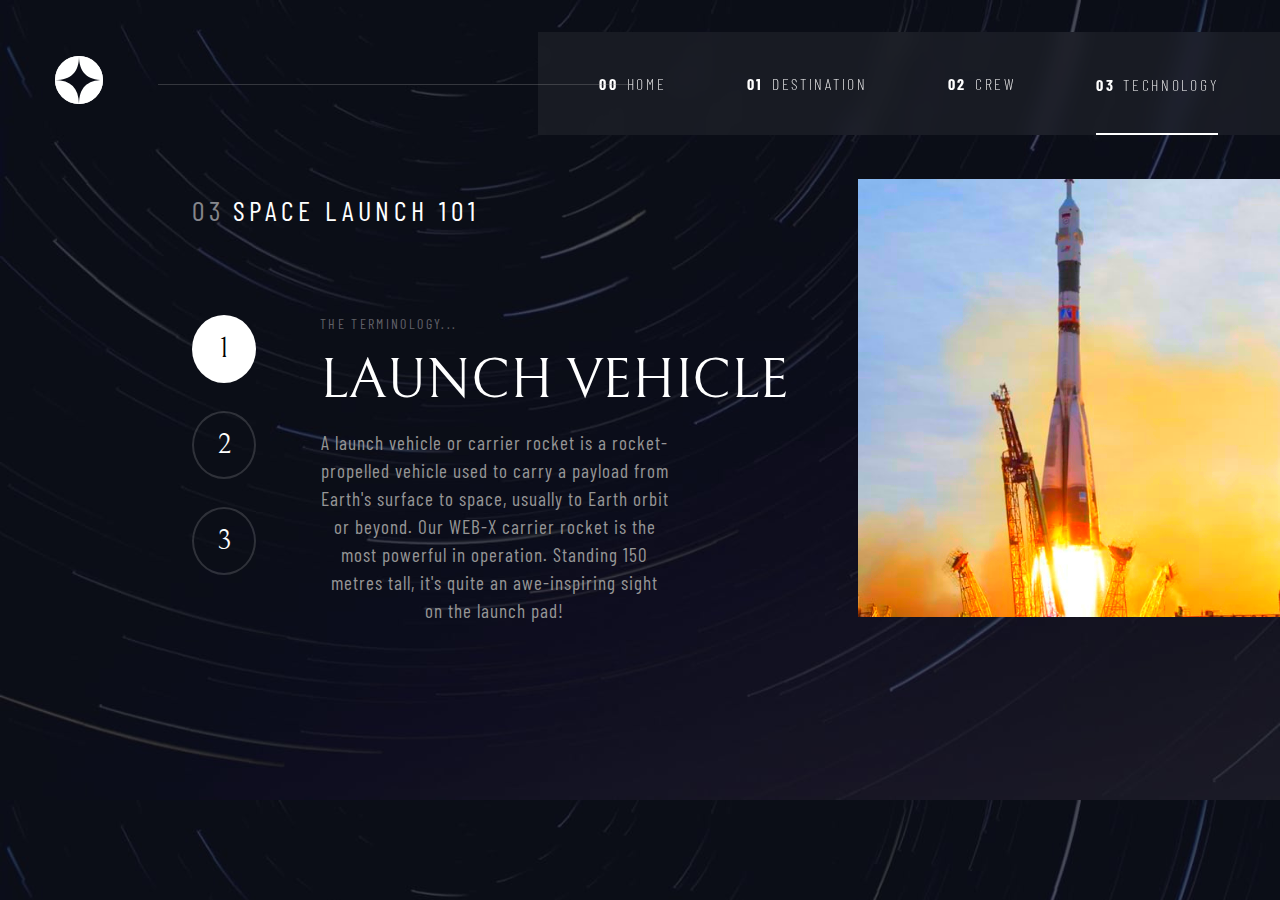
<file: Tech Files/technology-vehicle.html>
<!DOCTYPE html>
<html lang="en">
<head>
  <meta charset="UTF-8">
  <meta name="viewport" content="width=device-width, initial-scale=1.0">
  <link rel="stylesheet" href="../Shared Files/utilities.css">
  <link rel="stylesheet" href="./localUtilities.css">
  <link rel="icon" type="image/png" sizes="32x32" href="./assets/favicon-32x32.png">
  
  <title>Frontend Mentor | Space tourism website</title>
</head>
<body class="TechBg">

  <header>
    <nav class="flex">
      <div class="logoWrapper">
        <svg xmlns="http://www.w3.org/2000/svg" width="48" height="48">
          <g fill="none" fill-rule="evenodd">
            <circle cx="24" cy="24" r="24" fill="#FFF" />
            <path
              fill="#0B0D17"
              d="M24 0c0 16-8 24-24 24 15.718.114 23.718 8.114 24 24 0-16 8-24 24-24-16 0-24-8-24-24z"
            />
          </g>
        </svg>
      </div>
      <div class="hamMenuWrapper hidden">
        <svg class="HamMenu" xmlns="http://www.w3.org/2000/svg" width="24" height="21"><g fill="#D0D6F9" fill-rule="evenodd"><path d="M0 0h24v3H0zM0 9h24v3H0zM0 18h24v3H0z"/></g></svg>
      </div>
      <div class="headerLine"></div>
      <ul class="flex navItems ">
        <li class="hamburger-close-wrapper hidden">
          <svg class="MenuClose" xmlns="http://www.w3.org/2000/svg" width="20" height="21"><g fill="#D0D6F9" fill-rule="evenodd"><path d="M2.575.954l16.97 16.97-2.12 2.122L.455 3.076z"/><path d="M.454 17.925L17.424.955l2.122 2.12-16.97 16.97z"/></g></svg>
        </li>
        <li class="flex hover">
          <p>00</p>
          <a href="../Index Files/index.html">Home</a>
        </li>
        <li class="flex hover">
          <p>01</p>
          <a href="../Destination Files/destination-moon.html">Destination</a>
        </li>
        <li class="flex hover">
          <p>02</p>
          <a href="../Crew Files/crew-commander.html">Crew</a>
        </li>
        <li class="flex active">
          <p>03</p>
          <a href="../Tech Files/technology-vehicle.html">Technology</a>
        </li>
      </ul>
    </nav>
  </header>
  <main>
    <div class="HeadingWrapper">
      <h5><span>03</span>Space launch 101</h5>
    </div>
    <section class="flex ImgTextWrapper">
      <section class="flex textWrapper">
        <div class="flex RoundNums">
          <a href="./technology-vehicle.html" class="WhiteEffect subH1"><p>1</p></a>
          <a href="./technology-spaceport.html" class="BorderEffect subH1"><p>2</p></a>
          <a href="./technology-capsule.html" class="BorderEffect subH1"><p>3</p></a>
        </div>
        <article class="flex textContainer">
          <p class="subH2">The terminology...</p>
          <h3>Launch vehicle</h3>
          <p class="BodyText ">A launch vehicle or carrier rocket is a rocket-propelled vehicle used to carry a 
            payload from Earth's surface to space, usually to Earth orbit or beyond. Our 
            WEB-X carrier rocket is the most powerful in operation. Standing 150 metres tall, 
            it's quite an awe-inspiring sight on the launch pad! </p>
        </article>
      </section>
      <section class="flex imgWrapper">
        <img src="../assets/technology/image-launch-vehicle-portrait.jpg" alt="">
        <img class="hidden" src="../assets/technology/image-launch-vehicle-landscape.jpg" alt="">
      </section>
    </section>
    
  </main>
</body>
<script src="../Shared Files/menu.js"></script>
</html>
</file>
<file: Shared Files/utilities.css>
@import url('https://fonts.googleapis.com/css2?family=Bellefair&display=swap');
@import url('https://fonts.googleapis.com/css2?family=Barlow+Condensed:wght@100;200;300;400;500;600;700&display=swap');
*{
    margin: 0;
    padding: 0;
    box-sizing: border-box;
}
:root{
    --black: hsl(230, 35%, 7%);
    --GreyGreen: hsl(231, 77%, 90%);
    --LightGray: hsl(0, 0%, 59%);
    --NavBg: rgb(151, 151, 151, 0.1);
    --CircleHoover: rgb(151, 151, 151, 0.2);
    --HeaderLine: rgb(151, 151, 151, 0.3);
}
body{
    width: 100%;
    height: 100%;
    color: white;
}
li{
    list-style-type: none;
}
a{
    font-weight: 200;
    color: white;
    text-decoration: none;
}
.flex{
    display: flex;
}
.hidden{
    display: none;
}
.text-black{
    color: black;
}
/* Responsive Backgrounds:  */
.home-bg{
    background-image: url('../assets/home/background-home-desktop.jpg');
    background-size: cover;
    min-height: 100%;
}

/*! styling the header as its same for every file:  */
.logoWrapper{
    background-color: white;
    width: 3rem;
    height: 3rem;
    border-radius: 100%;
    margin: 3.5rem 55px;
}
.headerLine{
    position: relative;
    color: var(--LightGray);
    border-bottom: 1px solid var(--HeaderLine);
    height: 1px;
    width: 37%;
    margin: 5.25rem 0;
    z-index: 1;
}
.navItems li{
    cursor: pointer;
    gap: 0.5rem;
}
/* !This makes the current page nav item active:  */
.navItems{
    position: absolute;
    right: 0%;
    background-color: var(--NavBg);
    color: white;
    backdrop-filter: blur(0.7rem);
    -webkit-backdrop-filter: blur(0.7rem);
    justify-content: center;
    align-items: center;
    gap: 5rem;
    min-height: 6rem;
    width: 58%;
    /* width: clamp(56rem, 56rem, 26rem); */
    margin: 2rem 0;
    font-size: 16px;
    font-family: 'Barlow Condensed', serif;
    letter-spacing: 2.7px;
    z-index: 0;
    text-transform: uppercase;

}

.navItems p{
    list-style-type: none;
    font-weight: bold;
}
.active{
    line-height: 6rem;
    padding-top: 5px;
    border-bottom: 2px solid white;
}
.navItems .hover:hover{
    line-height: 6rem;
    border-bottom: 2px solid rgb(255, 255, 255,0.5);
    
}

/* *Classes for font styling:  */
/* .font-bellefair{
    font-family: 'Bellefair', serif;
}
.font-barlow{
    font-family: 'Barlow Condensed', sans-serif;
} */
h1{
    font-size: 150px;
    font-weight: 200;
    text-transform: uppercase;
    font-family: 'Bellefair', serif;
    text-transform: uppercase;

}
h2{
    font-size: 100px;
    font-family: 'Bellefair', serif;
    font-weight: 400;
    text-transform: uppercase;

}
h3{
    font-size: 56px;
    font-weight: 400;
    font-family: 'Bellefair', serif;
    text-transform: uppercase;

}
h4{
    font-size: 32px;
    font-weight: 100;
    font-family: 'Bellefair', serif;
    text-transform: uppercase;

}
h5{
    font-size: 28px;
    letter-spacing: 4.75px;
    font-family: 'Barlow Condensed', sans-serif;
    font-weight: 400;
    text-transform: uppercase;

}
.subH1{
    font-size: 28px;
    font-family: 'Bellefair', serif;
    text-transform: uppercase;

}
.subH2{
    font-size: 14px;
    letter-spacing: 2.35px;
    font-family: 'Barlow Condensed', serif;
    text-transform: uppercase;

}
.BodyText{
    text-align: center;
    font-size: 18px;
    font-family: 'Barlow Condensed', serif;
    color: var(--LightGray);
    
}


/* *Header responsiveness : */
@media only screen and (width<=900px) {
    
    .headerLine{
        display: none;
    }
    .logoWrapper{
        margin: 2rem 1rem;
    }
    .navItems{
        /* position: static; */
        right: 0;
        margin: 0rem;
        gap: 2rem;
        width: 55%;
    }
    .navItems li p{
        display: none;
    }
}


@media only screen and (width<=600px) {
    
    *{
        margin: 0;
        padding: 0;
    }
    nav{
        gap: 0;
        width: 100%;
        justify-content: space-between;
    }
    .logoWrapper{
        margin: 0.8rem;
    }
    /* .logoWrapper svg{
        width: 1.5rem;
        height: 1.5rem;
    } */
    .hamMenuWrapper{
        display: flex;
        justify-content: flex-end;
        margin: 1.5rem 0.5rem 3.5rem 1.5rem;
    }
    .active{
        border: none;
        line-height: normal;
    }
    .headerLine{
        display: none;
    }
    .navItems{
        justify-content: flex-start;
        text-align: left;
        flex-direction: column;
        font-size: 1rem;
        gap: 2rem;
        inset: 0;
        left: 30%;
        width: 70%;
        height: 100%;
        z-index: 2;
        backdrop-filter: blur(2.5rem);
        -webkit-backdrop-filter: blur(2.5rem);
        display: none;

    }
    .hamburger-close-wrapper{
        z-index: 3;
        position: relative;
        right: -23vw;
        display: block !important;
        margin: 1.5rem;
        
    }

}
</file>
<file: Crew Files/localUtilities.css>
.crewBg{
    background-image: url(../assets/crew/background-crew-desktop.jpg);
    background-size: cover;
}
/* *created two wrappers due to design: */
.TextSliderWrapper{
    width: 120%;
    height: 50%;
    flex-direction: column;
    justify-content: center;
    text-align: left;
    align-items: center;
    margin: 0;
}
.childWrapper{
    max-width: 77%;
    flex-direction: column;
    gap: 7rem;
    justify-content: center;
}
.MeetYourCrewWrapper{
    color: white;
    font-weight: 200;
    /* margin: 2rem 16rem; */
}
 .MeetYourCrewWrapper span {
    margin-right: 4px;
    opacity: 0.4;
}

.mainText{
    flex-direction: column;
    gap: 2rem;
}
h4{
    color: rgb(151, 151, 151, 0.5);
}
.BodyText{
    opacity: 0.8;
    width: 55%;
    letter-spacing: 1.55px;
    line-height: 1.5rem;
    font-size: 1.1rem;
}
.SliderWrapper{
    gap: 1rem;
}
.SliderWrapper a{
    background-color: rgb(255, 255, 255,0.1);
    width: 0.85rem;
    height: 0.85rem;
    border-radius: 50%;
}
.SliderWrapper .aHover:hover{
    background-color: rgb(255, 255, 255,0.5);
    scale: 1.05;
}
.current{
    background-color: white !important;
    scale: 1.15;
}
.imgWrapper{
    position: absolute;
    left: 60%;
    bottom: 0;
}
.imgWrapper img{
    width: 79%;
}





@media screen and (width<=900px) {
    .crewBg{
        background-image: url(../assets/crew/background-crew-tablet.jpg);
        background-size: cover;
        background-blend-mode: darken;
    } 
    .MeetYourCrewWrapper{
        position: relative;
        left: -7vw;
        margin: 2rem 0;
    }
    .childWrapper {
        gap: 2rem;
    }
    .mainText {
        gap: 1rem;
        text-align: center;
    }
    .BodyText{
        width: 100%;
    }
    .SliderWrapper{
        justify-content: center;
        gap: 0.75rem;
    }
    .SliderWrapper a{
        scale: 0.75;
    }
    .imgWrapper{
        left: 50%;
        margin: 0 -25%;
    }
    
}
@media screen and (width<=600px) {
    .crewBg{
        background-image: url(../assets/crew/background-crew-mobile.jpg);
        background-size: cover;
        background-repeat: no-repeat;
    }
    main {
        flex-direction: column-reverse;
    }
    .imgWrapper{
        position: relative;
        width: fit-content;
    }
    .imgWrapper img{
        width: 15rem;
    }
    .TextSliderWrapper{
        width: 100dvw ;
        padding: 3vh 0;
    }
    .MeetYourCrewWrapper{
        position: static;
    }
    .SliderWrapper a{
        width: 1.25rem;
        height: 1.25rem;
    }

}
</file>
<file: Destination Files/localUtilities.css>
.destination-bg{
    background-image: url(../assets/destination/background-destination-desktop.jpg);
    background-size: cover;
}
 .PickYourDestWrapper{
    color: white;
    font-weight: 300;
    margin: 0rem 16rem;
    width: 24rem;
}
 .destination-bg span {
    margin-right: 4px;
    opacity: 0.4;
}
 .destination-bg h5{
    font-size: 1.4rem;
}
 .PlanetWrapper{
    margin: 6rem 0 0 20rem;
}
.textContainer{
    text-align: left;
    width: 100%;
    height: 66vh;
    flex-direction: column;
    gap: 2.5rem;
    /* border: 1px solid red; */
    margin: 3rem;
}
.PlanetsMenu{
    gap: 2rem;
    /* border: 1px solid red; */
}
.MenuLine{
    opacity: 0.2;
    height: 1px;
    width: 100%;
    border-bottom: 1px solid white;

}
.BodyText{
    color: rgb(255, 255, 255,0.65);
    line-height: 32px;
    width: 77%;
}
.distanceTimeWrapper{
    width: 95%;
    gap: 4.5rem;
    margin: 0.5rem;
}
.distanceTimeWrapper p{
    opacity: 0.5;
}
.distanceTimeWrapper h5{
    font-weight: 200;
    font-size: 1.8rem;
}
.hover:hover{
    opacity: 1;
    line-height: normal;
    border-bottom: 2px solid rgb(255, 255, 255,0.5);

}
.PlanetsMenu .active{
    line-height: 8px;
    border-width: 4px;
    padding-bottom: 0.75rem;
}












/* Making everything responsive:  */
@media screen and (width<=900px) {
    .destination-bg{
        background-image: url(../assets/destination/background-destination-tablet.jpg);
        background-size: cover;
    }
    /* *{
        overflow-x: hidden;
        border: 1px solid snow;
    } */
    /* .navItems{
        border: 1px solid snow;
    } */
    
    .PickYourDestWrapper{
        display: flex;
        justify-content: flex-start;
        margin: 1.5rem;
        padding-left: 2rem;
    }
    .PlanetWrapper{
        margin: 4rem 0 2.75rem 0;
        display: flex;
        justify-content: center;
        align-items: center;
    }
    .PlanetWrapper img{
        width: 300px;
        height: 300px;
    }
    main{
        flex-direction: column;
    }
    .textContainer{
    
        overflow: hidden;
        text-align: center;
        width: 80vw;
        margin: 0;
        height: max-content;
        /* border: 1px solid snow; */
        margin: auto;
    }
    .PlanetsMenu{
        justify-content: center;
    }
    h2{
        font-size:80px;
    }
    .BodyText{
        font-size: 16px;
        width: 85%;
        margin: auto;
    }
    .MenuLine{
        margin: 0 auto;
        width: 80%;
    }
    .distanceTimeWrapper{
        justify-content: center;
    }
}
@media screen and (width<=600px) {
    .destination-bg{
        background-image: url(../assets/destination/background-destination-mobile.jpg);
    }
    .PickYourDestWrapper{
        text-align: center;
        transform: scale(0.75);
        padding-left: 0;
        width: max-content;
    }
    .PlanetWrapper img{
        width: 170px;
        height: 170px;
    }
    .PlanetsMenu{
        transform: scale(0.9);
    }
    h2{
        font-size: 56px;
    }
    .BodyText{
        width: 92%;
    }
    .MenuLine{
        width: 90vw;
    }
    .distanceTimeWrapper{
        flex-direction: column;
    }
}
</file>
<file: Tech Files/localUtilities.css>
.TechBg{
    background-image: url(../assets/technology/background-technology-desktop.jpg);
    background-size: cover;
}
.HeadingWrapper{
    margin: 1.5rem 12rem;
}
.HeadingWrapper span{
    color: rgb(255, 255, 255,0.5);
    padding-right: 0.5rem;
}
.RoundNums{
    flex-direction: column;
    gap: 1.75rem;
    margin: 4rem 12rem;
    margin-right: 4rem;
}
.RoundNums a{
    width: 4rem;
    aspect-ratio: 1 / 1;
    border: 2px solid rgb(255, 255, 255,0.15);
    border-radius: 50%;
    transition: all 500ms;
}
.RoundNums p{
    text-align: center;
    line-height: 4rem;
}
.BorderEffect:hover{
    border: 2px solid rgba(255, 255, 255, 0.814);
    border-radius: 50%;
}
.WhiteEffect{
    color: black;
    background-color: white;
}
.textContainer{
    flex-direction: column;
    gap: 1rem;
    margin: 4rem 0;
    /* border: 1px solid rebeccapurple; */
}
.subH2{
    color: rgba(255, 255, 255, 0.353);
}
.BodyText{
    width: 65%;
    line-height: 1.75rem;
    font-size: 1.2rem;
    letter-spacing: 1px;
}
.ImgTextWrapper{
    height: max-content;
    /* border: 1px solid red; */
}
.imgWrapper{
    position: relative;
    bottom: 8vh;
    /* margin: 2rem 0; */
}
.imgWrapper img{
    width: 33vw;
    filter: saturate(4);
}





@media only screen and (width<=900px) {
    .TechBg{
        background-image: url(../assets/technology/background-technology-tablet.jpg);
        background-size: cover;
    }
    /* .hidden{
        display: none;
    } */
    .HeadingWrapper {
        margin: 1.5rem 2rem;
    }
    .ImgTextWrapper{
        flex-direction: column-reverse;
    }
    .RoundNums{
        margin: 3rem 0 0 0;
        
        flex-direction: row;
        line-height: normal;
        justify-content: center;
    }
    .textWrapper{
        flex-direction: column;
    }
    .textContainer{
        justify-content: center;
        align-items: center;
        gap: 2rem;
    }
    .RoundNums a{
        height: 4rem;
    }
    .imgWrapper{
        flex-direction: column;
        bottom: -2vh;
    }
    .imgWrapper img:first-child{
        display: none;
    }
    .imgWrapper img:nth-child(2){
        display: inline !important;
        width: 100vw;
    }
    .subH2{
        font-size: 17px;
    }
    h3{
        font-size: 40px;
    }
    h5{
        font-size: 1.5rem;
    }
    .BodyText{
        width: 65%;
    }
}
@media only screen and (width<=450px) {
    .TechBg{
        width: 100vw;
        background-image: url(../assets/technology/background-technology-mobile.jpg);
        background-size: cover;
    }
    .RoundNums a{
        width: 3rem;
        height: 3rem;
    }
    .RoundNums p{
        line-height: 3rem;
        font-size: 1.25rem;
    }
    h3{
        font-size: 30px;
    }
    h5{
        font-size: 1.25rem;
    }
    .textContainer{
        gap:1rem;
        margin: 2rem 0;
    }
    .BodyText{
        width: 85%;
        font-size: 14px;
    }

}
</file>
